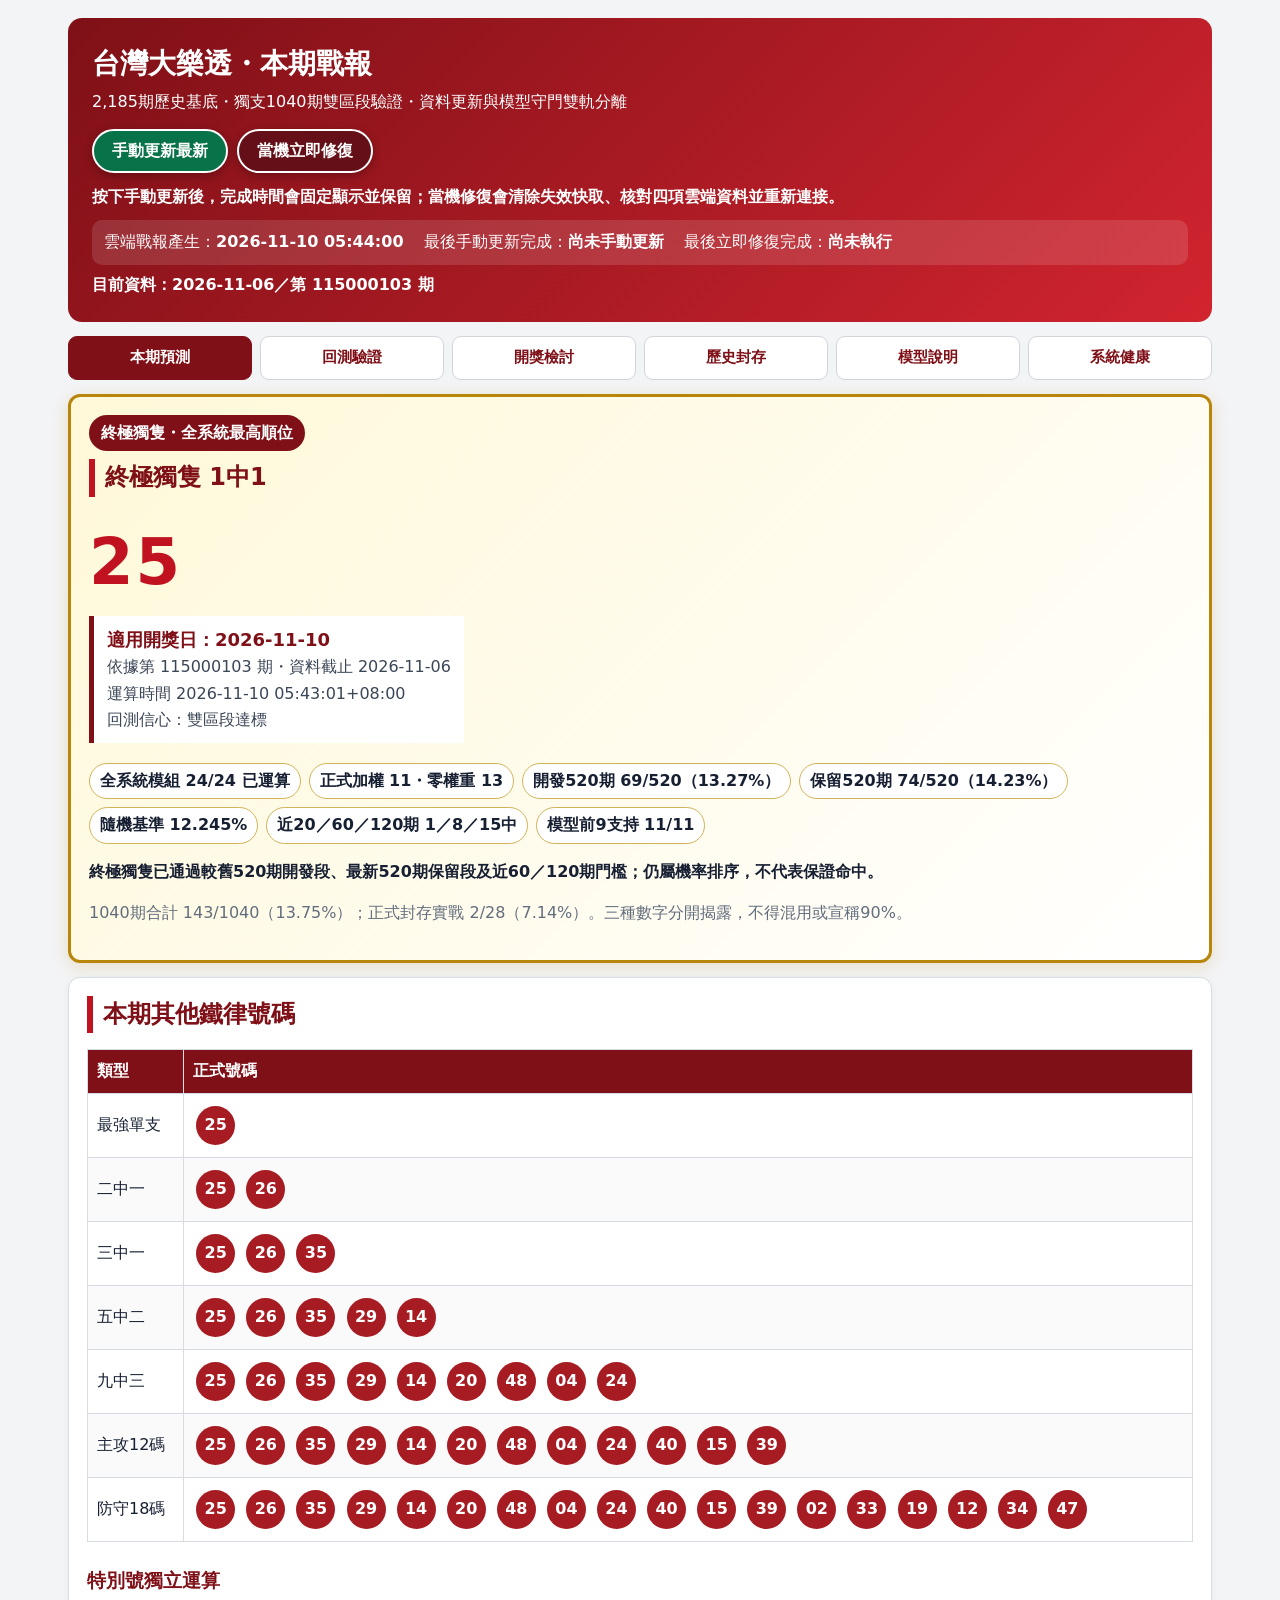
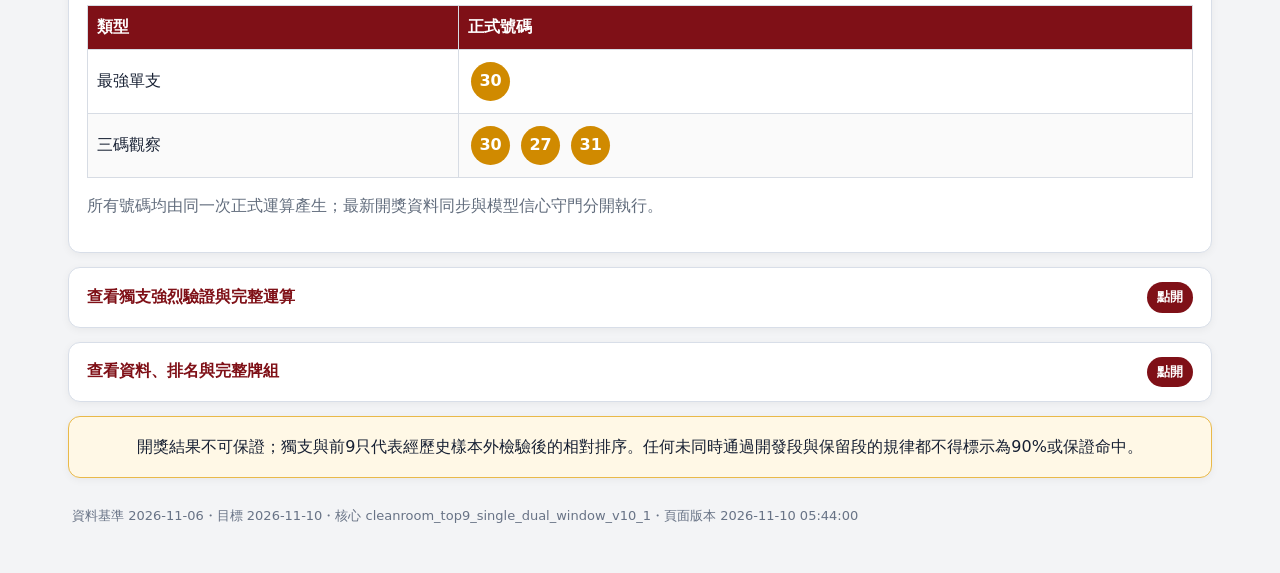
<file: docs/index.html>
<!doctype html>
<html lang="zh-Hant"><head><meta charset="utf-8"><meta name="viewport" content="width=device-width,initial-scale=1"><meta http-equiv="Cache-Control" content="no-cache, no-store, must-revalidate"><meta http-equiv="Pragma" content="no-cache"><meta http-equiv="Expires" content="0"><meta name="theme-color" content="#7f1017"><meta name="report-version" content="2b43b8ea110098a9"><meta name="report-generated-at" content="2026-11-10T05:44:00+08:00"><link rel="manifest" href="manifest.webmanifest"><link rel="stylesheet" href="style.css"><title>台灣大樂透・本期戰報</title></head>
<body><main>
<header><h1>台灣大樂透・本期戰報</h1><div>2,185期歷史基底・獨支1040期雙區段驗證・資料更新與模型守門雙軌分離</div>
<div class="app-actions"><button type="button" id="manual-refresh" class="cloud-button update-button">手動更新最新</button><button type="button" id="emergency-repair" class="cloud-button repair-button">當機立即修復</button></div>
<div class="cloud-control-note">按下手動更新後，完成時間會固定顯示並保留；當機修復會清除失效快取、核對四項雲端資料並重新連接。</div>
<div class="update-times"><span>雲端戰報產生：<strong id="cloud-generated-time">2026-11-10 05:44:00</strong></span><span>最後手動更新完成：<strong id="last-manual-update" data-manual-time>尚未手動更新</strong></span><span>最後立即修復完成：<strong id="last-repair-time" data-repair-time>尚未執行</strong></span></div>
<div id="cloud-action-status" class="cloud-action-status" role="status" aria-live="polite">目前資料：2026-11-06／第 115000103 期</div><a id="cloud-repair-center" class="repair-center" href="https://github.com/pingshen670822/taiwan-lotto649-ironlaw-cloud/actions/workflows/cloud-watchdog.yml" target="_blank" rel="noopener">開啟雲端修復中心</a></header>
<nav aria-label="戰報分類"><button type="button" data-tab="decision">本期預測</button><button type="button" data-tab="models">回測驗證</button><button type="button" data-tab="review">開獎檢討</button><button type="button" data-tab="monthly">歷史封存</button><button type="button" data-tab="verify">模型說明</button><button type="button" data-tab="iron">系統健康</button></nav>

<section id="decision" class="tab active">
<div class="band strong approved"><div class="badge">終極獨隻・全系統最高順位</div><h2>終極獨隻 1中1</h2><div class="number">25</div><div class="single-date"><b>適用開獎日：2026-11-10</b><br>依據第 115000103 期・資料截止 2026-11-06<br>運算時間 2026-11-10 05:43:01+08:00<br>回測信心：雙區段達標</div><div class="validation-seals"><span>全系統模組 24/24 已運算</span><span>正式加權 11・零權重 13</span><span>開發520期 69/520（13.27%）</span><span>保留520期 74/520（14.23%）</span><span>隨機基準 12.245%</span><span>近20／60／120期 1／8／15中</span><span>模型前9支持 11/11</span></div><p><b>終極獨隻已通過較舊520期開發段、最新520期保留段及近60／120期門檻；仍屬機率排序，不代表保證命中。</b></p><p class="note">1040期合計 143/1040（13.75%）；正式封存實戰 2/28（7.14%）。三種數字分開揭露，不得混用或宣稱90%。</p></div>
<div class="band ironlaw-numbers"><h2>本期其他鐵律號碼</h2><div class="scroll"><table><thead><tr><th>類型</th><th>正式號碼</th></tr></thead><tbody><tr><td>最強單支</td><td><span class="ball ">25</span></td></tr><tr><td>二中一</td><td><span class="ball ">25</span> <span class="ball ">26</span></td></tr><tr><td>三中一</td><td><span class="ball ">25</span> <span class="ball ">26</span> <span class="ball ">35</span></td></tr><tr><td>五中二</td><td><span class="ball ">25</span> <span class="ball ">26</span> <span class="ball ">35</span> <span class="ball ">29</span> <span class="ball ">14</span></td></tr><tr><td>九中三</td><td><span class="ball ">25</span> <span class="ball ">26</span> <span class="ball ">35</span> <span class="ball ">29</span> <span class="ball ">14</span> <span class="ball ">20</span> <span class="ball ">48</span> <span class="ball ">04</span> <span class="ball ">24</span></td></tr><tr><td>主攻12碼</td><td><span class="ball ">25</span> <span class="ball ">26</span> <span class="ball ">35</span> <span class="ball ">29</span> <span class="ball ">14</span> <span class="ball ">20</span> <span class="ball ">48</span> <span class="ball ">04</span> <span class="ball ">24</span> <span class="ball ">40</span> <span class="ball ">15</span> <span class="ball ">39</span></td></tr><tr><td>防守18碼</td><td><span class="ball ">25</span> <span class="ball ">26</span> <span class="ball ">35</span> <span class="ball ">29</span> <span class="ball ">14</span> <span class="ball ">20</span> <span class="ball ">48</span> <span class="ball ">04</span> <span class="ball ">24</span> <span class="ball ">40</span> <span class="ball ">15</span> <span class="ball ">39</span> <span class="ball ">02</span> <span class="ball ">33</span> <span class="ball ">19</span> <span class="ball ">12</span> <span class="ball ">34</span> <span class="ball ">47</span></td></tr></tbody></table></div><h3>特別號獨立運算</h3><div class="scroll"><table><thead><tr><th>類型</th><th>正式號碼</th></tr></thead><tbody><tr><td>最強單支</td><td><span class="ball specialball">30</span></td></tr><tr><td>三碼觀察</td><td><span class="ball specialball">30</span> <span class="ball specialball">27</span> <span class="ball specialball">31</span></td></tr></tbody></table></div><p class="note">所有號碼均由同一次正式運算產生；最新開獎資料同步與模型信心守門分開執行。</p></div>
<details class="report-details"><summary>查看獨支強烈驗證與完整運算</summary><div class="band"><h2>多項邏輯驗證</h2><div class="scroll"><table><thead><tr><th>檢查項目</th><th>結果</th></tr></thead><tbody><tr><td>獨支使用獨立1中1選擇器</td><td>通過</td></tr><tr><td>只用較舊520期選型，保留段不參與挑選</td><td>通過</td></tr><tr><td>全部已登錄模組完成本期運算</td><td>通過</td></tr><tr><td>未通過雙區段模組權重歸零</td><td>通過</td></tr><tr><td>開發520期與保留520期完整</td><td>通過</td></tr><tr><td>較舊520期開發段勝過隨機</td><td>通過</td></tr><tr><td>最新520期保留段勝過隨機</td><td>通過</td></tr><tr><td>禁止終極獨隻連續兩期使用同號</td><td>通過</td></tr><tr><td>近60期獨支命中率不低於隨機</td><td>通過</td></tr><tr><td>近120期獨支命中率不低於隨機</td><td>通過</td></tr><tr><td>至少半數模型列入前9</td><td>通過</td></tr><tr><td>至少三分之二模型列入前15</td><td>通過</td></tr><tr><td>未通過雙區段的軌跡候選全部排除</td><td>通過</td></tr><tr><td>正式發布守門通過</td><td>通過</td></tr><tr><td>禁止直接照抄上期開獎號</td><td>通過</td></tr></tbody></table></div></div><div class="band"><h2>全系統模組逐項運算</h2><p><b>全系統驗證後最高順位：25</b></p><p class="note">所有已登錄且可重現模組每日全部運算；核心模型依滾動成績受限加權，軌跡候選未同時通過兩個520期時權重固定為0，不准用未驗證模組拉高信心。</p><div class="scroll"><table><thead><tr><th>模組</th><th>類別</th><th>本期第一候選</th><th>最終權重</th><th>獨隻順位</th><th>狀態</th></tr></thead><tbody><tr><td>bayes_24</td><td>核心機率／順位模型</td><td><span class="ball ">14</span></td><td>8.14%</td><td>6</td><td>正式滾動加權</td></tr><tr><td>bayes_60</td><td>核心機率／順位模型</td><td><span class="ball ">25</span></td><td>8.73%</td><td>2</td><td>正式滾動加權</td></tr><tr><td>bayes_150</td><td>核心機率／順位模型</td><td><span class="ball ">25</span></td><td>8.92%</td><td>1</td><td>正式滾動加權</td></tr><tr><td>bayes_360</td><td>核心機率／順位模型</td><td><span class="ball ">25</span></td><td>16.09%</td><td>1</td><td>正式滾動加權</td></tr><tr><td>ewma_8</td><td>核心機率／順位模型</td><td><span class="ball ">25</span></td><td>4.12%</td><td>1</td><td>正式滾動加權</td></tr><tr><td>ewma_21</td><td>核心機率／順位模型</td><td><span class="ball ">25</span></td><td>9.13%</td><td>1</td><td>正式滾動加權</td></tr><tr><td>ewma_55</td><td>核心機率／順位模型</td><td><span class="ball ">25</span></td><td>8.08%</td><td>1</td><td>正式滾動加權</td></tr><tr><td>ewma_144</td><td>核心機率／順位模型</td><td><span class="ball ">25</span></td><td>17.19%</td><td>1</td><td>正式滾動加權</td></tr><tr><td>empirical_hazard</td><td>核心機率／順位模型</td><td><span class="ball ">34</span></td><td>5.02%</td><td>5</td><td>正式滾動加權</td></tr><tr><td>conditional_pair</td><td>核心機率／順位模型</td><td><span class="ball ">25</span></td><td>6.50%</td><td>1</td><td>正式滾動加權</td></tr><tr><td>regime_slope</td><td>核心機率／順位模型</td><td><span class="ball ">25</span></td><td>8.09%</td><td>2</td><td>正式滾動加權</td></tr><tr><td>frequency_60</td><td>軌跡／週期／拖牌候選</td><td><span class="ball ">04</span></td><td>0.00%</td><td>—</td><td>雙區段淘汰</td></tr><tr><td>frequency_240</td><td>軌跡／週期／拖牌候選</td><td><span class="ball ">25</span></td><td>0.00%</td><td>—</td><td>雙區段淘汰</td></tr><tr><td>weekday_cycle</td><td>軌跡／週期／拖牌候選</td><td><span class="ball ">15</span></td><td>0.00%</td><td>—</td><td>雙區段淘汰</td></tr><tr><td>transition_drag</td><td>軌跡／週期／拖牌候選</td><td><span class="ball ">26</span></td><td>0.00%</td><td>—</td><td>雙區段淘汰</td></tr><tr><td>two_step_drag</td><td>軌跡／週期／拖牌候選</td><td><span class="ball ">26</span></td><td>0.00%</td><td>—</td><td>雙區段淘汰</td></tr><tr><td>neighbor_track</td><td>軌跡／週期／拖牌候選</td><td><span class="ball ">25</span></td><td>0.00%</td><td>—</td><td>雙區段淘汰</td></tr><tr><td>interval_recurrence</td><td>軌跡／週期／拖牌候選</td><td><span class="ball ">02</span></td><td>0.00%</td><td>—</td><td>雙區段淘汰</td></tr><tr><td>cooccurrence_drag</td><td>軌跡／週期／拖牌候選</td><td><span class="ball ">29</span></td><td>0.00%</td><td>—</td><td>雙區段淘汰</td></tr><tr><td>multi_condition_equal</td><td>軌跡／週期／拖牌候選</td><td><span class="ball ">25</span></td><td>0.00%</td><td>—</td><td>雙區段淘汰</td></tr><tr><td>rolling_best_60</td><td>軌跡／週期／拖牌候選</td><td><span class="ball ">25</span></td><td>0.00%</td><td>—</td><td>雙區段淘汰</td></tr><tr><td>rolling_best_120</td><td>軌跡／週期／拖牌候選</td><td><span class="ball ">25</span></td><td>0.00%</td><td>—</td><td>雙區段淘汰</td></tr><tr><td>performance_vote_60</td><td>軌跡／週期／拖牌候選</td><td><span class="ball ">25</span></td><td>0.00%</td><td>—</td><td>雙區段淘汰</td></tr><tr><td>performance_vote_120</td><td>軌跡／週期／拖牌候選</td><td><span class="ball ">25</span></td><td>0.00%</td><td>—</td><td>雙區段淘汰</td></tr></tbody></table></div></div><div class="band"><h2>清楚分層推薦</h2><div class="grid"><div class="card primary"><div class="label">A級・唯一最強排序</div><div class="number-line"><span class="ball ">25</span></div></div><div class="card "><div class="label">B級・前三排序</div><div class="number-line"><span class="ball ">25</span> <span class="ball ">26</span> <span class="ball ">35</span></div></div><div class="card "><div class="label">C級・核心前九</div><div class="number-line"><span class="ball ">25</span> <span class="ball ">26</span> <span class="ball ">35</span> <span class="ball ">29</span> <span class="ball ">14</span> <span class="ball ">20</span> <span class="ball ">48</span> <span class="ball ">04</span> <span class="ball ">24</span></div></div><div class="card "><div class="label">D級・次高防守</div><div class="number-line"><span class="ball ">40</span> <span class="ball ">15</span> <span class="ball ">39</span> <span class="ball ">02</span> <span class="ball ">33</span> <span class="ball ">19</span> <span class="ball ">12</span> <span class="ball ">34</span> <span class="ball ">47</span></div></div><div class="card low"><div class="label">E級・低機率暫避</div><div class="number-line"><span class="ball avoid">01</span> <span class="ball avoid">07</span> <span class="ball avoid">17</span> <span class="ball avoid">28</span> <span class="ball avoid">31</span> <span class="ball avoid">37</span> <span class="ball avoid">42</span> <span class="ball avoid">44</span> <span class="ball avoid">45</span> <span class="ball avoid">46</span></div></div></div></div></details>
<details class="report-details"><summary>查看資料、排名與完整牌組</summary><div class="band"><h2>本期資料</h2><div class="grid"><div class="card"><div class="label">預測目標日</div><div class="value">2026-11-10</div></div><div class="card"><div class="label">歷史資料截止日</div><div class="value">2026-11-06</div></div><div class="card"><div class="label">依據期別</div><div class="value">第 115000103 期</div></div><div class="card"><div class="label">使用歷史期數</div><div class="value">2,185期</div></div><div class="card"><div class="label">戰報產生時間</div><div class="value">2026-11-10 05:44:00</div></div></div></div><div class="band"><h2>內部前18名診斷</h2><p class="note">此表為運算順位與校準值，不代表中獎保證。</p><div class="scroll"><table><thead><tr><th>順位</th><th>號碼</th><th>校準機率</th></tr></thead><tbody><tr><td>1</td><td><span class="ball sub">25</span></td><td>13.142%</td></tr><tr><td>2</td><td><span class="ball sub">26</span></td><td>12.929%</td></tr><tr><td>3</td><td><span class="ball sub">35</span></td><td>12.722%</td></tr><tr><td>4</td><td><span class="ball sub">29</span></td><td>12.644%</td></tr><tr><td>5</td><td><span class="ball sub">14</span></td><td>12.637%</td></tr><tr><td>6</td><td><span class="ball sub">20</span></td><td>12.609%</td></tr><tr><td>7</td><td><span class="ball sub">48</span></td><td>12.598%</td></tr><tr><td>8</td><td><span class="ball sub">04</span></td><td>12.588%</td></tr><tr><td>9</td><td><span class="ball sub">24</span></td><td>12.494%</td></tr><tr><td>10</td><td><span class="ball sub">40</span></td><td>12.492%</td></tr><tr><td>11</td><td><span class="ball sub">15</span></td><td>12.472%</td></tr><tr><td>12</td><td><span class="ball sub">39</span></td><td>12.465%</td></tr><tr><td>13</td><td><span class="ball sub">02</span></td><td>12.459%</td></tr><tr><td>14</td><td><span class="ball sub">33</span></td><td>12.457%</td></tr><tr><td>15</td><td><span class="ball sub">19</span></td><td>12.444%</td></tr><tr><td>16</td><td><span class="ball sub">12</span></td><td>12.439%</td></tr><tr><td>17</td><td><span class="ball sub">34</span></td><td>12.426%</td></tr><tr><td>18</td><td><span class="ball sub">47</span></td><td>12.420%</td></tr></tbody></table></div></div><div class="band"><h2>八組結構平衡建議</h2><div class="grid"><div class="card"><div class="label">第1組</div><div class="number-line"><span class="ball ">14</span> <span class="ball ">20</span> <span class="ball ">25</span> <span class="ball ">26</span> <span class="ball ">29</span> <span class="ball ">35</span></div></div><div class="card"><div class="label">第2組</div><div class="number-line"><span class="ball ">04</span> <span class="ball ">14</span> <span class="ball ">25</span> <span class="ball ">26</span> <span class="ball ">35</span> <span class="ball ">48</span></div></div><div class="card"><div class="label">第3組</div><div class="number-line"><span class="ball ">04</span> <span class="ball ">20</span> <span class="ball ">25</span> <span class="ball ">26</span> <span class="ball ">29</span> <span class="ball ">48</span></div></div><div class="card"><div class="label">第4組</div><div class="number-line"><span class="ball ">04</span> <span class="ball ">15</span> <span class="ball ">25</span> <span class="ball ">26</span> <span class="ball ">29</span> <span class="ball ">35</span></div></div><div class="card"><div class="label">第5組</div><div class="number-line"><span class="ball ">20</span> <span class="ball ">24</span> <span class="ball ">25</span> <span class="ball ">26</span> <span class="ball ">35</span> <span class="ball ">48</span></div></div><div class="card"><div class="label">第6組</div><div class="number-line"><span class="ball ">04</span> <span class="ball ">20</span> <span class="ball ">25</span> <span class="ball ">26</span> <span class="ball ">35</span> <span class="ball ">40</span></div></div><div class="card"><div class="label">第7組</div><div class="number-line"><span class="ball ">04</span> <span class="ball ">14</span> <span class="ball ">25</span> <span class="ball ">26</span> <span class="ball ">29</span> <span class="ball ">40</span></div></div><div class="card"><div class="label">第8組</div><div class="number-line"><span class="ball ">14</span> <span class="ball ">15</span> <span class="ball ">25</span> <span class="ball ">26</span> <span class="ball ">29</span> <span class="ball ">48</span></div></div></div></div><div class="band warning"><h2>下期低機率暫避</h2><p class="note">只做風險排序，不代表絕對不開；與主攻牌完全分離。</p><div class="grid"><div class="card low"><div class="label">五不中</div><div class="number-line"><span class="ball avoid">07</span> <span class="ball avoid">17</span> <span class="ball avoid">31</span> <span class="ball avoid">42</span> <span class="ball avoid">44</span></div></div><div class="card low"><div class="label">十不中</div><div class="number-line"><span class="ball avoid">01</span> <span class="ball avoid">07</span> <span class="ball avoid">17</span> <span class="ball avoid">28</span> <span class="ball avoid">31</span> <span class="ball avoid">37</span> <span class="ball avoid">42</span> <span class="ball avoid">44</span> <span class="ball avoid">45</span> <span class="ball avoid">46</span></div></div><div class="card low"><div class="label">十五不中</div><div class="number-line"><span class="ball avoid">01</span> <span class="ball avoid">07</span> <span class="ball avoid">10</span> <span class="ball avoid">17</span> <span class="ball avoid">21</span> <span class="ball avoid">22</span> <span class="ball avoid">27</span> <span class="ball avoid">28</span> <span class="ball avoid">30</span> <span class="ball avoid">31</span> <span class="ball avoid">37</span> <span class="ball avoid">42</span> <span class="ball avoid">44</span> <span class="ball avoid">45</span> <span class="ball avoid">46</span></div></div></div></div></details>
</section>

<section id="models" class="tab"><div class="band"><h2>獨立1中1與前9碼走步回測</h2><div class="grid"><div class="card primary"><div class="label">獨支較舊520期開發段</div><div class="value">69/520（13.27%）</div><div class="note">必須勝過隨機 12.245%</div></div><div class="card primary"><div class="label">獨支最新520期保留段</div><div class="value">74/520（14.23%）</div><div class="note">禁止只挑這段漂亮數字</div></div><div class="card"><div class="label">獨支近20／60／120期</div><div class="value">1／8／15中</div><div class="note">只使用各期開獎前資料</div></div><div class="card"><div class="label">前9碼1040期平均命中</div><div class="value">1.126</div><div class="note">隨機基準 1.102</div></div><div class="card"><div class="label">最近20期前9平均命中</div><div class="value">1.0</div><div class="note">短期表現獨立監控</div></div><div class="card"><div class="label">第10–15名平均外溢</div><div class="value">0.7106</div><div class="note">外溢不算前9成功</div></div></div></div><div class="band"><h2>軌跡、週期與拖牌雙區段稽核</h2><p><b>沒有任何受測軌跡、週期或拖牌方法同時通過兩段驗證</b></p><p class="note">准入規則：較舊520期與最新520期必須同時高於6/49（12.2449%）；只在近期漂亮的一律淘汰。</p><div class="scroll"><table><thead><tr><th>受測規則</th><th>開發520期</th><th>保留520期</th><th>近20／60／120中</th><th>下期候選</th><th>結果</th></tr></thead><tbody><tr><td>60期頻率</td><td>60/520（11.54%）</td><td>67/520（12.88%）</td><td>1／7／12</td><td>4</td><td>淘汰</td></tr><tr><td>240期頻率</td><td>58/520（11.15%）</td><td>63/520（12.12%）</td><td>4／12／20</td><td>25</td><td>淘汰</td></tr><tr><td>開獎星期週期</td><td>64/520（12.31%）</td><td>51/520（9.81%）</td><td>1／3／9</td><td>15</td><td>淘汰</td></tr><tr><td>一階拖牌</td><td>56/520（10.77%）</td><td>69/520（13.27%）</td><td>3／13／19</td><td>26</td><td>淘汰</td></tr><tr><td>二階拖牌</td><td>56/520（10.77%）</td><td>54/520（10.38%）</td><td>2／7／13</td><td>26</td><td>淘汰</td></tr><tr><td>鄰號軌跡</td><td>56/520（10.77%）</td><td>60/520（11.54%）</td><td>3／10／15</td><td>25</td><td>淘汰</td></tr><tr><td>間隔復現</td><td>67/520（12.88%）</td><td>54/520（10.38%）</td><td>3／5／14</td><td>2</td><td>淘汰</td></tr><tr><td>共現拖牌</td><td>59/520（11.35%）</td><td>64/520（12.31%）</td><td>4／12／20</td><td>29</td><td>淘汰</td></tr><tr><td>多條件等權</td><td>58/520（11.15%）</td><td>72/520（13.85%）</td><td>1／13／23</td><td>25</td><td>淘汰</td></tr><tr><td>近60期最佳規則切換</td><td>62/520（11.92%）</td><td>60/520（11.54%）</td><td>2／8／14</td><td>25</td><td>淘汰</td></tr><tr><td>近120期最佳規則切換</td><td>54/520（10.38%）</td><td>63/520（12.12%）</td><td>1／10／15</td><td>25</td><td>淘汰</td></tr><tr><td>近60期績效投票</td><td>59/520（11.35%）</td><td>62/520（11.92%）</td><td>1／9／19</td><td>25</td><td>淘汰</td></tr><tr><td>近120期績效投票</td><td>54/520（10.38%）</td><td>64/520（12.31%）</td><td>1／11／19</td><td>25</td><td>淘汰</td></tr></tbody></table></div></div><div class="band"><h2>第10名後問題專項檢測</h2><article class="pack"><div class="pack-title">本期前9精準壓縮</div><p>升入 <span class="ball ">20</span> <span class="ball ">48</span> <span class="ball ">04</span> <span class="ball ">24</span>　撤出 <span class="ball avoid">40</span> <span class="ball avoid">15</span> <span class="ball avoid">39</span> <span class="ball avoid">02</span></p><small>固定邊界4席；上期號在前9最多3席</small></article><div class="scroll"><table><thead><tr><th>開獎日</th><th>前9命中</th><th>第10–15名外溢</th><th>六顆實開順位</th><th>撤換數</th><th>升入前9</th><th>撤出前9</th></tr></thead><tbody><tr><td>2026-10-06</td><td>0</td><td>2</td><td>10、13、18、26、29、44</td><td>4</td><td><span class="ball ">47</span> <span class="ball ">19</span> <span class="ball ">24</span></td><td><span class="ball avoid">18</span> <span class="ball avoid">29</span> <span class="ball avoid">20</span></td></tr><tr><td>2026-10-09</td><td>0</td><td>1</td><td>10、28、30、38、42、47</td><td>4</td><td><span class="ball ">29</span> <span class="ball ">47</span> <span class="ball ">39</span> <span class="ball ">06</span></td><td><span class="ball avoid">25</span> <span class="ball avoid">15</span> <span class="ball avoid">04</span> <span class="ball avoid">18</span></td></tr><tr><td>2026-10-13</td><td>2</td><td>0</td><td>3、9、17、19、25、49</td><td>4</td><td><span class="ball ">18</span> <span class="ball ">39</span> <span class="ball ">19</span> <span class="ball ">47</span></td><td><span class="ball avoid">12</span> <span class="ball avoid">14</span> <span class="ball avoid">04</span> <span class="ball avoid">29</span></td></tr><tr><td>2026-10-16</td><td>1</td><td>0</td><td>5、20、25、30、32、36</td><td>4</td><td><span class="ball ">04</span> <span class="ball ">36</span> <span class="ball ">18</span> <span class="ball ">29</span></td><td><span class="ball avoid">47</span> <span class="ball avoid">12</span> <span class="ball avoid">20</span> <span class="ball avoid">03</span></td></tr><tr><td>2026-10-20</td><td>0</td><td>0</td><td>18、20、23、27、28、38</td><td>4</td><td><span class="ball ">18</span> <span class="ball ">03</span> <span class="ball ">29</span> <span class="ball ">04</span></td><td><span class="ball avoid">14</span> <span class="ball avoid">47</span> <span class="ball avoid">20</span> <span class="ball avoid">06</span></td></tr><tr><td>2026-10-23</td><td>1</td><td>1</td><td>7、10、35、40、42、45</td><td>4</td><td><span class="ball ">20</span> <span class="ball ">33</span> <span class="ball ">14</span> <span class="ball ">29</span></td><td><span class="ball avoid">40</span> <span class="ball avoid">12</span> <span class="ball avoid">06</span> <span class="ball avoid">47</span></td></tr><tr><td>2026-10-27</td><td>1</td><td>0</td><td>6、31、32、33、35、36</td><td>4</td><td><span class="ball ">14</span> <span class="ball ">47</span> <span class="ball ">02</span> <span class="ball ">06</span></td><td><span class="ball avoid">15</span> <span class="ball avoid">20</span> <span class="ball avoid">19</span> <span class="ball avoid">12</span></td></tr><tr><td>2026-10-30</td><td>1</td><td>1</td><td>4、14、21、39、40、44</td><td>4</td><td><span class="ball ">20</span> <span class="ball ">47</span> <span class="ball ">16</span> <span class="ball ">06</span></td><td><span class="ball avoid">33</span> <span class="ball avoid">15</span> <span class="ball avoid">12</span> <span class="ball avoid">19</span></td></tr><tr><td>2026-11-03</td><td>1</td><td>0</td><td>1、16、18、20、29、40</td><td>4</td><td><span class="ball ">20</span> <span class="ball ">12</span> <span class="ball ">19</span> <span class="ball ">47</span></td><td><span class="ball avoid">15</span> <span class="ball avoid">04</span> <span class="ball avoid">33</span> <span class="ball avoid">34</span></td></tr><tr><td>2026-11-06</td><td>1</td><td>0</td><td>2、27、32、34、40、42</td><td>4</td><td><span class="ball ">33</span> <span class="ball ">02</span> <span class="ball ">12</span></td><td><span class="ball avoid">39</span> <span class="ball avoid">04</span> <span class="ball avoid">14</span></td></tr></tbody></table></div></div><details class="report-details"><summary>查看逐模組錯誤檢討與滾動調整</summary><div class="band"><h2>前9碼三層滾動權重</h2><div class="scroll"><table><thead><tr><th>模型</th><th>最終權重</th><th>近20前9命中</th><th>近60前9命中</th><th>近120前9命中</th><th>近20外溢</th><th>連續零命中</th><th>對數損失</th></tr></thead><tbody><tr><td>bayes_24</td><td>8.14%</td><td>1.000</td><td>0.983</td><td>0.983</td><td>0.650</td><td>0</td><td>0.373203</td></tr><tr><td>bayes_60</td><td>8.73%</td><td>0.950</td><td>1.050</td><td>1.142</td><td>0.750</td><td>0</td><td>0.372789</td></tr><tr><td>bayes_150</td><td>8.92%</td><td>1.050</td><td>1.067</td><td>1.042</td><td>0.800</td><td>1</td><td>0.372511</td></tr><tr><td>bayes_360</td><td>16.09%</td><td>1.300</td><td>1.150</td><td>1.050</td><td>0.550</td><td>0</td><td>0.372548</td></tr><tr><td>ewma_8</td><td>4.12%</td><td>0.900</td><td>1.067</td><td>1.083</td><td>0.650</td><td>1</td><td>0.399900</td></tr><tr><td>ewma_21</td><td>9.13%</td><td>1.100</td><td>1.067</td><td>1.050</td><td>0.600</td><td>0</td><td>0.380967</td></tr><tr><td>ewma_55</td><td>8.08%</td><td>0.950</td><td>1.100</td><td>1.092</td><td>0.900</td><td>0</td><td>0.375140</td></tr><tr><td>ewma_144</td><td>17.19%</td><td>1.250</td><td>1.200</td><td>1.158</td><td>0.600</td><td>0</td><td>0.373211</td></tr><tr><td>empirical_hazard</td><td>5.02%</td><td>0.750</td><td>1.050</td><td>1.058</td><td>0.950</td><td>0</td><td>0.375694</td></tr><tr><td>conditional_pair</td><td>6.50%</td><td>0.900</td><td>1.067</td><td>1.133</td><td>1.000</td><td>1</td><td>0.375012</td></tr><tr><td>regime_slope</td><td>8.09%</td><td>0.950</td><td>1.033</td><td>1.083</td><td>0.800</td><td>0</td><td>0.372956</td></tr></tbody></table></div></div><div class="band"><h2>主號模型錯誤追責</h2><div class="scroll"><table><thead><tr><th>模型</th><th>原第一名</th><th>1中1</th><th>前9命中</th><th>命中號</th><th>權重變動</th><th>處置</th></tr></thead><tbody><tr><td>bayes_24</td><td><span class="ball ">35</span></td><td>未中</td><td>1</td><td><span class="ball gold">26</span></td><td>7.39% → 8.14%</td><td>失敗但受權重上限約束，列入下期監控</td></tr><tr><td>bayes_60</td><td><span class="ball ">29</span></td><td>未中</td><td>1</td><td><span class="ball gold">26</span></td><td>8.79% → 8.73%</td><td>通過，依滾動成績調整</td></tr><tr><td>bayes_150</td><td><span class="ball ">25</span></td><td>未中</td><td>0</td><td>—</td><td>10.70% → 8.92%</td><td>失敗降權／重新校準</td></tr><tr><td>bayes_360</td><td><span class="ball ">25</span></td><td>未中</td><td>1</td><td><span class="ball gold">26</span></td><td>15.99% → 16.09%</td><td>失敗但受權重上限約束，列入下期監控</td></tr><tr><td>ewma_8</td><td><span class="ball ">25</span></td><td>未中</td><td>0</td><td>—</td><td>4.67% → 4.12%</td><td>失敗降權／重新校準</td></tr><tr><td>ewma_21</td><td><span class="ball ">25</span></td><td>未中</td><td>1</td><td><span class="ball gold">26</span></td><td>8.35% → 9.13%</td><td>失敗但受權重上限約束，列入下期監控</td></tr><tr><td>ewma_55</td><td><span class="ball ">25</span></td><td>未中</td><td>1</td><td><span class="ball gold">26</span></td><td>7.30% → 8.08%</td><td>通過，依滾動成績調整</td></tr><tr><td>ewma_144</td><td><span class="ball ">25</span></td><td>未中</td><td>1</td><td><span class="ball gold">26</span></td><td>16.71% → 17.19%</td><td>失敗但受權重上限約束，列入下期監控</td></tr><tr><td>empirical_hazard</td><td><span class="ball ">05</span></td><td>命中</td><td>1</td><td><span class="ball gold">05</span></td><td>4.61% → 5.02%</td><td>通過，依滾動成績調整</td></tr><tr><td>conditional_pair</td><td><span class="ball ">25</span></td><td>未中</td><td>0</td><td>—</td><td>8.20% → 6.50%</td><td>失敗降權／重新校準</td></tr><tr><td>regime_slope</td><td><span class="ball ">35</span></td><td>未中</td><td>1</td><td><span class="ball gold">26</span></td><td>7.31% → 8.09%</td><td>失敗但受權重上限約束，列入下期監控</td></tr></tbody></table></div></div><div class="band"><h2>特別號模型錯誤追責</h2><div class="scroll"><table><thead><tr><th>模型</th><th>原第一名</th><th>1中1</th><th>前三命中</th><th>權重變動</th><th>處置</th></tr></thead><tbody><tr><td>bayes_24</td><td><span class="ball specialball">27</span></td><td>未中</td><td>0</td><td>11.36% → 11.71%</td><td>失敗但受權重上限約束，列入下期監控</td></tr><tr><td>bayes_60</td><td><span class="ball specialball">30</span></td><td>未中</td><td>0</td><td>10.43% → 10.75%</td><td>失敗但受權重上限約束，列入下期監控</td></tr><tr><td>bayes_150</td><td><span class="ball specialball">30</span></td><td>未中</td><td>0</td><td>9.74% → 10.04%</td><td>失敗但受權重上限約束，列入下期監控</td></tr><tr><td>bayes_360</td><td><span class="ball specialball">27</span></td><td>未中</td><td>0</td><td>19.80% → 18.38%</td><td>失敗降權／重新校準</td></tr><tr><td>ewma_8</td><td><span class="ball specialball">27</span></td><td>未中</td><td>0</td><td>3.96% → 4.41%</td><td>失敗但受權重上限約束，列入下期監控</td></tr><tr><td>ewma_21</td><td><span class="ball specialball">30</span></td><td>未中</td><td>0</td><td>8.19% → 8.68%</td><td>失敗但受權重上限約束，列入下期監控</td></tr><tr><td>ewma_55</td><td><span class="ball specialball">30</span></td><td>未中</td><td>0</td><td>10.51% → 10.90%</td><td>失敗但受權重上限約束，列入下期監控</td></tr><tr><td>ewma_144</td><td><span class="ball specialball">30</span></td><td>未中</td><td>0</td><td>10.13% → 10.44%</td><td>失敗但受權重上限約束，列入下期監控</td></tr><tr><td>empirical_hazard</td><td><span class="ball specialball">37</span></td><td>未中</td><td>0</td><td>15.87% → 14.70%</td><td>失敗降權／重新校準</td></tr></tbody></table></div></div></details></section>

<section id="review" class="tab"><div class="band"><h2>預測對實際逐期驗算</h2><p>預測先封存，開獎後只結算，禁止回改舊牌；第10名後命中不算前9成功。</p><div class="scroll"><table><thead><tr><th>目標日</th><th>版本</th><th>原前9碼</th><th>實際開獎</th><th>前9命中</th><th>命中號</th><th>特別號</th></tr></thead><tbody><tr><td>2026-11-06</td><td>1</td><td><span class="ball ">35</span> <span class="ball ">25</span> <span class="ball ">26</span> <span class="ball ">40</span> <span class="ball ">29</span> <span class="ball ">33</span> <span class="ball ">02</span> <span class="ball ">12</span> <span class="ball ">15</span></td><td><span class="ball gold">05</span> <span class="ball gold">09</span> <span class="ball gold">26</span> <span class="ball gold">32</span> <span class="ball gold">41</span> <span class="ball gold">48</span><span class="special">特 23</span></td><td>1</td><td>26</td><td>未中</td></tr><tr><td>2026-10-27</td><td>1</td><td><span class="ball ">25</span> <span class="ball ">40</span> <span class="ball ">35</span> <span class="ball ">26</span> <span class="ball ">33</span> <span class="ball ">14</span> <span class="ball ">47</span> <span class="ball ">02</span> <span class="ball ">06</span></td><td><span class="ball gold">08</span> <span class="ball gold">14</span> <span class="ball gold">16</span> <span class="ball gold">34</span> <span class="ball gold">38</span> <span class="ball gold">41</span><span class="special">特 09</span></td><td>1</td><td>14</td><td>未中</td></tr><tr><td>2026-10-23</td><td>1</td><td><span class="ball ">35</span> <span class="ball ">26</span> <span class="ball ">15</span> <span class="ball ">25</span> <span class="ball ">19</span> <span class="ball ">20</span> <span class="ball ">33</span> <span class="ball ">14</span> <span class="ball ">29</span></td><td><span class="ball gold">09</span> <span class="ball gold">10</span> <span class="ball gold">33</span> <span class="ball gold">38</span> <span class="ball gold">40</span> <span class="ball gold">45</span><span class="special">特 02</span></td><td>1</td><td>33</td><td>未中</td></tr><tr><td>2026-10-20</td><td>1</td><td><span class="ball ">25</span> <span class="ball ">35</span> <span class="ball ">15</span> <span class="ball ">26</span> <span class="ball ">12</span> <span class="ball ">18</span> <span class="ball ">03</span> <span class="ball ">29</span> <span class="ball ">04</span></td><td><span class="ball gold">02</span> <span class="ball gold">05</span> <span class="ball gold">19</span> <span class="ball gold">33</span> <span class="ball gold">40</span> <span class="ball gold">43</span><span class="special">特 06</span></td><td>0</td><td>—</td><td>未中</td></tr><tr><td>2026-10-16</td><td>1</td><td><span class="ball ">35</span> <span class="ball ">25</span> <span class="ball ">26</span> <span class="ball ">14</span> <span class="ball ">15</span> <span class="ball ">04</span> <span class="ball ">36</span> <span class="ball ">18</span> <span class="ball ">29</span></td><td><span class="ball gold">06</span> <span class="ball gold">15</span> <span class="ball gold">21</span> <span class="ball gold">40</span> <span class="ball gold">43</span> <span class="ball gold">49</span><span class="special">特 30</span></td><td>1</td><td>15</td><td>命中</td></tr><tr><td>2026-10-13</td><td>1</td><td><span class="ball ">25</span> <span class="ball ">26</span> <span class="ball ">35</span> <span class="ball ">15</span> <span class="ball ">20</span> <span class="ball ">18</span> <span class="ball ">39</span> <span class="ball ">19</span> <span class="ball ">47</span></td><td><span class="ball gold">03</span> <span class="ball gold">31</span> <span class="ball gold">35</span> <span class="ball gold">36</span> <span class="ball gold">47</span> <span class="ball gold">48</span><span class="special">特 32</span></td><td>2</td><td>35、47</td><td>未中</td></tr><tr><td>2026-10-09</td><td>5</td><td><span class="ball ">20</span> <span class="ball ">26</span> <span class="ball ">12</span> <span class="ball ">14</span> <span class="ball ">35</span> <span class="ball ">29</span> <span class="ball ">47</span> <span class="ball ">39</span> <span class="ball ">06</span></td><td><span class="ball gold">03</span> <span class="ball gold">09</span> <span class="ball gold">11</span> <span class="ball gold">25</span> <span class="ball gold">34</span> <span class="ball gold">41</span><span class="special">特 27</span></td><td>0</td><td>—</td><td>命中</td></tr><tr><td>2026-10-09</td><td>4</td><td><span class="ball ">12</span> <span class="ball ">26</span> <span class="ball ">20</span> <span class="ball ">14</span> <span class="ball ">35</span> <span class="ball ">29</span> <span class="ball ">47</span> <span class="ball ">39</span> <span class="ball ">06</span></td><td><span class="ball gold">03</span> <span class="ball gold">09</span> <span class="ball gold">11</span> <span class="ball gold">25</span> <span class="ball gold">34</span> <span class="ball gold">41</span><span class="special">特 27</span></td><td>0</td><td>—</td><td>命中</td></tr><tr><td>2026-10-09</td><td>3</td><td><span class="ball ">12</span> <span class="ball ">26</span> <span class="ball ">20</span> <span class="ball ">14</span> <span class="ball ">35</span> <span class="ball ">29</span> <span class="ball ">47</span> <span class="ball ">39</span> <span class="ball ">06</span></td><td><span class="ball gold">03</span> <span class="ball gold">09</span> <span class="ball gold">11</span> <span class="ball gold">25</span> <span class="ball gold">34</span> <span class="ball gold">41</span><span class="special">特 27</span></td><td>0</td><td>—</td><td>命中</td></tr><tr><td>2026-10-09</td><td>2</td><td><span class="ball ">12</span> <span class="ball ">26</span> <span class="ball ">20</span> <span class="ball ">14</span> <span class="ball ">35</span> <span class="ball ">29</span> <span class="ball ">47</span> <span class="ball ">39</span> <span class="ball ">06</span></td><td><span class="ball gold">03</span> <span class="ball gold">09</span> <span class="ball gold">11</span> <span class="ball gold">25</span> <span class="ball gold">34</span> <span class="ball gold">41</span><span class="special">特 27</span></td><td>0</td><td>—</td><td>命中</td></tr><tr><td>2026-10-09</td><td>1</td><td><span class="ball ">26</span> <span class="ball ">20</span> <span class="ball ">12</span> <span class="ball ">14</span> <span class="ball ">35</span> <span class="ball ">29</span> <span class="ball ">47</span> <span class="ball ">39</span> <span class="ball ">06</span></td><td><span class="ball gold">03</span> <span class="ball gold">09</span> <span class="ball gold">11</span> <span class="ball gold">25</span> <span class="ball gold">34</span> <span class="ball gold">41</span><span class="special">特 27</span></td><td>0</td><td>—</td><td>命中</td></tr><tr><td>2026-10-06</td><td>1</td><td><span class="ball ">26</span> <span class="ball ">35</span> <span class="ball ">14</span> <span class="ball ">25</span> <span class="ball ">15</span> <span class="ball ">47</span> <span class="ball ">12</span> <span class="ball ">19</span> <span class="ball ">24</span></td><td><span class="ball gold">04</span> <span class="ball gold">06</span> <span class="ball gold">20</span> <span class="ball gold">32</span> <span class="ball gold">36</span> <span class="ball gold">39</span><span class="special">特 23</span></td><td>0</td><td>—</td><td>未中</td></tr><tr><td>2026-10-02</td><td>1</td><td><span class="ball ">25</span> <span class="ball ">35</span> <span class="ball ">26</span> <span class="ball ">12</span> <span class="ball ">15</span> <span class="ball ">19</span> <span class="ball ">14</span> <span class="ball ">33</span> <span class="ball ">02</span></td><td><span class="ball gold">04</span> <span class="ball gold">14</span> <span class="ball gold">20</span> <span class="ball gold">26</span> <span class="ball gold">40</span> <span class="ball gold">47</span><span class="special">特 42</span></td><td>2</td><td>14、26</td><td>未中</td></tr><tr><td>2026-09-29</td><td>1</td><td><span class="ball ">35</span> <span class="ball ">15</span> <span class="ball ">25</span> <span class="ball ">26</span> <span class="ball ">12</span> <span class="ball ">19</span> <span class="ball ">33</span> <span class="ball ">13</span> <span class="ball ">16</span></td><td><span class="ball gold">01</span> <span class="ball gold">02</span> <span class="ball gold">04</span> <span class="ball gold">13</span> <span class="ball gold">30</span> <span class="ball gold">38</span><span class="special">特 27</span></td><td>1</td><td>13</td><td>未中</td></tr><tr><td>2026-09-25</td><td>1</td><td><span class="ball ">35</span> <span class="ball ">15</span> <span class="ball ">26</span> <span class="ball ">12</span> <span class="ball ">18</span> <span class="ball ">16</span> <span class="ball ">47</span> <span class="ball ">06</span> <span class="ball ">20</span></td><td><span class="ball gold">05</span> <span class="ball gold">13</span> <span class="ball gold">24</span> <span class="ball gold">25</span> <span class="ball gold">28</span> <span class="ball gold">33</span><span class="special">特 40</span></td><td>0</td><td>—</td><td>未中</td></tr><tr><td>2026-09-18</td><td>1</td><td><span class="ball ">12</span> <span class="ball ">26</span> <span class="ball ">15</span> <span class="ball ">29</span> <span class="ball ">19</span> <span class="ball ">39</span> <span class="ball ">48</span> <span class="ball ">27</span> <span class="ball ">03</span></td><td><span class="ball gold">01</span> <span class="ball gold">06</span> <span class="ball gold">14</span> <span class="ball gold">21</span> <span class="ball gold">31</span> <span class="ball gold">35</span><span class="special">特 16</span></td><td>0</td><td>—</td><td>未中</td></tr><tr><td>2026-09-15</td><td>1</td><td><span class="ball ">12</span> <span class="ball ">26</span> <span class="ball ">29</span> <span class="ball ">15</span> <span class="ball ">19</span> <span class="ball ">47</span> <span class="ball ">35</span> <span class="ball ">08</span> <span class="ball ">18</span></td><td><span class="ball gold">02</span> <span class="ball gold">03</span> <span class="ball gold">18</span> <span class="ball gold">21</span> <span class="ball gold">22</span> <span class="ball gold">39</span><span class="special">特 07</span></td><td>1</td><td>18</td><td>未中</td></tr><tr><td>2026-09-11</td><td>1</td><td><span class="ball ">26</span> <span class="ball ">29</span> <span class="ball ">12</span> <span class="ball ">25</span> <span class="ball ">35</span> <span class="ball ">49</span> <span class="ball ">18</span> <span class="ball ">23</span> <span class="ball ">20</span></td><td><span class="ball gold">12</span> <span class="ball gold">15</span> <span class="ball gold">19</span> <span class="ball gold">27</span> <span class="ball gold">43</span> <span class="ball gold">48</span><span class="special">特 25</span></td><td>1</td><td>12</td><td>未中</td></tr><tr><td>2026-09-08</td><td>1</td><td><span class="ball ">26</span> <span class="ball ">29</span> <span class="ball ">12</span> <span class="ball ">25</span> <span class="ball ">16</span> <span class="ball ">15</span> <span class="ball ">24</span> <span class="ball ">08</span> <span class="ball ">20</span></td><td><span class="ball gold">03</span> <span class="ball gold">15</span> <span class="ball gold">28</span> <span class="ball gold">35</span> <span class="ball gold">47</span> <span class="ball gold">49</span><span class="special">特 27</span></td><td>1</td><td>15</td><td>未中</td></tr><tr><td>2026-09-04</td><td>1</td><td><span class="ball ">26</span> <span class="ball ">29</span> <span class="ball ">12</span> <span class="ball ">25</span> <span class="ball ">19</span> <span class="ball ">24</span> <span class="ball ">08</span> <span class="ball ">14</span> <span class="ball ">36</span></td><td><span class="ball gold">03</span> <span class="ball gold">13</span> <span class="ball gold">17</span> <span class="ball gold">18</span> <span class="ball gold">27</span> <span class="ball gold">37</span><span class="special">特 19</span></td><td>0</td><td>—</td><td>未中</td></tr><tr><td>2026-09-01</td><td>1</td><td><span class="ball ">26</span> <span class="ball ">12</span> <span class="ball ">25</span> <span class="ball ">29</span> <span class="ball ">23</span> <span class="ball ">36</span> <span class="ball ">08</span> <span class="ball ">16</span> <span class="ball ">19</span></td><td><span class="ball gold">10</span> <span class="ball gold">16</span> <span class="ball gold">19</span> <span class="ball gold">26</span> <span class="ball gold">29</span> <span class="ball gold">48</span><span class="special">特 30</span></td><td>4</td><td>16、19、26、29</td><td>命中</td></tr><tr><td>2026-08-28</td><td>1</td><td><span class="ball ">12</span> <span class="ball ">25</span> <span class="ball ">26</span> <span class="ball ">29</span> <span class="ball ">35</span> <span class="ball ">19</span> <span class="ball ">14</span> <span class="ball ">15</span> <span class="ball ">47</span></td><td><span class="ball gold">09</span> <span class="ball gold">20</span> <span class="ball gold">23</span> <span class="ball gold">26</span> <span class="ball gold">36</span> <span class="ball gold">44</span><span class="special">特 04</span></td><td>1</td><td>26</td><td>未中</td></tr><tr><td>2026-08-25</td><td>1</td><td><span class="ball ">25</span> <span class="ball ">29</span> <span class="ball ">12</span> <span class="ball ">26</span> <span class="ball ">08</span> <span class="ball ">15</span> <span class="ball ">47</span> <span class="ball ">19</span> <span class="ball ">34</span></td><td><span class="ball gold">12</span> <span class="ball gold">24</span> <span class="ball gold">26</span> <span class="ball gold">32</span> <span class="ball gold">35</span> <span class="ball gold">40</span><span class="special">特 06</span></td><td>2</td><td>12、26</td><td>未中</td></tr><tr><td>2026-08-21</td><td>1</td><td><span class="ball ">25</span> <span class="ball ">12</span> <span class="ball ">29</span> <span class="ball ">19</span> <span class="ball ">26</span> <span class="ball ">33</span> <span class="ball ">20</span> <span class="ball ">49</span> <span class="ball ">11</span></td><td><span class="ball gold">08</span> <span class="ball gold">14</span> <span class="ball gold">23</span> <span class="ball gold">24</span> <span class="ball gold">26</span> <span class="ball gold">47</span><span class="special">特 30</span></td><td>1</td><td>26</td><td>命中</td></tr><tr><td>2026-08-18</td><td>1</td><td><span class="ball ">12</span> <span class="ball ">29</span> <span class="ball ">25</span> <span class="ball ">26</span> <span class="ball ">35</span> <span class="ball ">11</span> <span class="ball ">16</span> <span class="ball ">08</span> <span class="ball ">18</span></td><td><span class="ball gold">01</span> <span class="ball gold">14</span> <span class="ball gold">25</span> <span class="ball gold">27</span> <span class="ball gold">29</span> <span class="ball gold">43</span><span class="special">特 02</span></td><td>2</td><td>25、29</td><td>未中</td></tr><tr><td>2026-08-07</td><td>1</td><td><span class="ball ">15</span> <span class="ball ">26</span> <span class="ball ">49</span> <span class="ball ">11</span> <span class="ball ">20</span> <span class="ball ">39</span> <span class="ball ">23</span> <span class="ball ">16</span> <span class="ball ">04</span></td><td><span class="ball gold">02</span> <span class="ball gold">12</span> <span class="ball gold">19</span> <span class="ball gold">21</span> <span class="ball gold">25</span> <span class="ball gold">41</span><span class="special">特 31</span></td><td>0</td><td>—</td><td>未中</td></tr><tr><td>2026-08-04</td><td>2</td><td><span class="ball ">26</span> <span class="ball ">20</span> <span class="ball ">11</span> <span class="ball ">29</span> <span class="ball ">18</span> <span class="ball ">23</span> <span class="ball ">16</span> <span class="ball ">25</span> <span class="ball ">15</span></td><td><span class="ball gold">04</span> <span class="ball gold">09</span> <span class="ball gold">15</span> <span class="ball gold">30</span> <span class="ball gold">36</span> <span class="ball gold">49</span><span class="special">特 40</span></td><td>1</td><td>15</td><td>未中</td></tr><tr><td>2026-08-04</td><td>1</td><td><span class="ball ">26</span> <span class="ball ">20</span> <span class="ball ">11</span> <span class="ball ">29</span> <span class="ball ">18</span> <span class="ball ">39</span> <span class="ball ">19</span> <span class="ball ">16</span> <span class="ball ">33</span></td><td><span class="ball gold">04</span> <span class="ball gold">09</span> <span class="ball gold">15</span> <span class="ball gold">30</span> <span class="ball gold">36</span> <span class="ball gold">49</span><span class="special">特 40</span></td><td>0</td><td>—</td><td>未中</td></tr><tr><td>2026-07-31</td><td>2</td><td><span class="ball ">26</span> <span class="ball ">29</span> <span class="ball ">19</span> <span class="ball ">15</span> <span class="ball ">08</span> <span class="ball ">35</span> <span class="ball ">12</span> <span class="ball ">18</span> <span class="ball ">16</span></td><td><span class="ball gold">11</span> <span class="ball gold">20</span> <span class="ball gold">23</span> <span class="ball gold">33</span> <span class="ball gold">34</span> <span class="ball gold">44</span><span class="special">特 10</span></td><td>0</td><td>—</td><td>未中</td></tr><tr><td>2026-07-28</td><td>3</td><td><span class="ball ">26</span> <span class="ball ">29</span> <span class="ball ">15</span> <span class="ball ">35</span> <span class="ball ">18</span> <span class="ball ">12</span> <span class="ball ">46</span> <span class="ball ">34</span> <span class="ball ">25</span></td><td><span class="ball gold">08</span> <span class="ball gold">19</span> <span class="ball gold">24</span> <span class="ball gold">26</span> <span class="ball gold">32</span> <span class="ball gold">43</span><span class="special">特 47</span></td><td>1</td><td>26</td><td>未中</td></tr><tr><td>2026-07-28</td><td>2</td><td><span class="ball ">26</span> <span class="ball ">29</span> <span class="ball ">15</span> <span class="ball ">35</span> <span class="ball ">18</span> <span class="ball ">16</span> <span class="ball ">46</span> <span class="ball ">34</span> <span class="ball ">39</span></td><td><span class="ball gold">08</span> <span class="ball gold">19</span> <span class="ball gold">24</span> <span class="ball gold">26</span> <span class="ball gold">32</span> <span class="ball gold">43</span><span class="special">特 47</span></td><td>1</td><td>26</td><td>未中</td></tr><tr><td>2026-07-31</td><td>1</td><td><span class="ball ">29</span> <span class="ball ">26</span> <span class="ball ">19</span> <span class="ball ">15</span> <span class="ball ">12</span> <span class="ball ">08</span> <span class="ball ">35</span> <span class="ball ">18</span> <span class="ball ">16</span></td><td><span class="ball gold">11</span> <span class="ball gold">20</span> <span class="ball gold">23</span> <span class="ball gold">33</span> <span class="ball gold">34</span> <span class="ball gold">44</span><span class="special">特 10</span></td><td>0</td><td>—</td><td>未中</td></tr><tr><td>2026-07-28</td><td>1</td><td><span class="ball ">29</span> <span class="ball ">15</span> <span class="ball ">26</span> <span class="ball ">35</span> <span class="ball ">18</span> <span class="ball ">16</span> <span class="ball ">12</span> <span class="ball ">25</span> <span class="ball ">39</span></td><td><span class="ball gold">08</span> <span class="ball gold">19</span> <span class="ball gold">24</span> <span class="ball gold">26</span> <span class="ball gold">32</span> <span class="ball gold">43</span><span class="special">特 47</span></td><td>1</td><td>26</td><td>未中</td></tr><tr><td>2026-07-24</td><td>1</td><td><span class="ball ">29</span> <span class="ball ">12</span> <span class="ball ">18</span> <span class="ball ">25</span> <span class="ball ">26</span> <span class="ball ">16</span> <span class="ball ">39</span> <span class="ball ">06</span> <span class="ball ">15</span></td><td><span class="ball gold">03</span> <span class="ball gold">15</span> <span class="ball gold">27</span> <span class="ball gold">34</span> <span class="ball gold">35</span> <span class="ball gold">44</span><span class="special">特 40</span></td><td>1</td><td>15</td><td>未中</td></tr><tr><td>2026-07-21</td><td>1</td><td><span class="ball ">29</span> <span class="ball ">25</span> <span class="ball ">12</span> <span class="ball ">16</span> <span class="ball ">18</span> <span class="ball ">06</span> <span class="ball ">11</span> <span class="ball ">39</span> <span class="ball ">10</span></td><td><span class="ball gold">02</span> <span class="ball gold">08</span> <span class="ball gold">15</span> <span class="ball gold">26</span> <span class="ball gold">35</span> <span class="ball gold">46</span><span class="special">特 11</span></td><td>0</td><td>—</td><td>未中</td></tr><tr><td>2026-07-17</td><td>1</td><td><span class="ball ">29</span> <span class="ball ">25</span> <span class="ball ">18</span> <span class="ball ">16</span> <span class="ball ">39</span> <span class="ball ">04</span> <span class="ball ">11</span> <span class="ball ">10</span> <span class="ball ">19</span></td><td><span class="ball gold">01</span> <span class="ball gold">06</span> <span class="ball gold">12</span> <span class="ball gold">14</span> <span class="ball gold">17</span> <span class="ball gold">26</span><span class="special">特 24</span></td><td>0</td><td>—</td><td>未中</td></tr></tbody></table></div></div><div class="band warning"><h2>最新一期錯誤檢討</h2><p>上期實開：<span class="ball actual">05</span> <span class="ball actual">09</span> <span class="ball actual">26</span> <span class="ball actual">32</span> <span class="ball actual">41</span> <span class="ball actual">48</span></p><p><b>Top5／Top10／Top15 命中＝1 / 1 / 1</b></p><p><b>封存獨支實戰＝2/28（7.14%）；上期獨支 35 未中。</b></p><ul><li>重建後獨隻較舊520期為69中，最新520期保留驗證為74中；選型只使用較舊520期。</li><li>星期、拖牌、鄰號、間隔與共現軌跡必須雙區段都勝過隨機，否則權重歸零。</li><li>第10–15名外溢一律列失敗並扣除責任模型權重。</li><li>每期重算20／60／120期權重、連續失準與穩定度懲罰。</li><li>模型守門與官方資料同步分開執行，禁止舊資料卡住最新戰報。</li></ul></div><details class="report-details"><summary>查看低機率號碼誤開檢討</summary><div class="band"><div class="scroll"><table><thead><tr><th>目標日</th><th>原十不中</th><th>誤開號</th><th>顆數</th><th>修正</th></tr></thead><tbody><tr><td>2026-11-06</td><td><span class="ball avoid">01</span> <span class="ball avoid">07</span> <span class="ball avoid">09</span> <span class="ball avoid">17</span> <span class="ball avoid">28</span> <span class="ball avoid">31</span> <span class="ball avoid">32</span> <span class="ball avoid">42</span> <span class="ball avoid">44</span> <span class="ball avoid">46</span></td><td><span class="ball gold">09</span> <span class="ball gold">32</span></td><td>2</td><td>誤開號解除暫避</td></tr><tr><td>2026-10-27</td><td><span class="ball avoid">07</span> <span class="ball avoid">17</span> <span class="ball avoid">22</span> <span class="ball avoid">28</span> <span class="ball avoid">31</span> <span class="ball avoid">32</span> <span class="ball avoid">37</span> <span class="ball avoid">42</span> <span class="ball avoid">44</span> <span class="ball avoid">46</span></td><td>—</td><td>0</td><td>守住</td></tr><tr><td>2026-10-23</td><td><span class="ball avoid">07</span> <span class="ball avoid">09</span> <span class="ball avoid">17</span> <span class="ball avoid">28</span> <span class="ball avoid">31</span> <span class="ball avoid">37</span> <span class="ball avoid">38</span> <span class="ball avoid">42</span> <span class="ball avoid">44</span> <span class="ball avoid">45</span></td><td><span class="ball gold">09</span> <span class="ball gold">38</span> <span class="ball gold">45</span></td><td>3</td><td>誤開號解除暫避</td></tr><tr><td>2026-10-20</td><td><span class="ball avoid">07</span> <span class="ball avoid">17</span> <span class="ball avoid">28</span> <span class="ball avoid">31</span> <span class="ball avoid">37</span> <span class="ball avoid">38</span> <span class="ball avoid">42</span> <span class="ball avoid">44</span> <span class="ball avoid">45</span> <span class="ball avoid">46</span></td><td>—</td><td>0</td><td>守住</td></tr><tr><td>2026-10-16</td><td><span class="ball avoid">05</span> <span class="ball avoid">07</span> <span class="ball avoid">17</span> <span class="ball avoid">28</span> <span class="ball avoid">31</span> <span class="ball avoid">37</span> <span class="ball avoid">38</span> <span class="ball avoid">42</span> <span class="ball avoid">44</span> <span class="ball avoid">46</span></td><td>—</td><td>0</td><td>守住</td></tr><tr><td>2026-10-13</td><td><span class="ball avoid">07</span> <span class="ball avoid">09</span> <span class="ball avoid">17</span> <span class="ball avoid">22</span> <span class="ball avoid">31</span> <span class="ball avoid">37</span> <span class="ball avoid">38</span> <span class="ball avoid">42</span> <span class="ball avoid">44</span> <span class="ball avoid">46</span></td><td><span class="ball gold">31</span></td><td>1</td><td>誤開號解除暫避</td></tr><tr><td>2026-10-09</td><td><span class="ball avoid">07</span> <span class="ball avoid">09</span> <span class="ball avoid">17</span> <span class="ball avoid">31</span> <span class="ball avoid">37</span> <span class="ball avoid">38</span> <span class="ball avoid">41</span> <span class="ball avoid">42</span> <span class="ball avoid">44</span> <span class="ball avoid">46</span></td><td><span class="ball gold">09</span> <span class="ball gold">41</span></td><td>2</td><td>誤開號解除暫避</td></tr><tr><td>2026-10-09</td><td><span class="ball avoid">07</span> <span class="ball avoid">09</span> <span class="ball avoid">17</span> <span class="ball avoid">31</span> <span class="ball avoid">37</span> <span class="ball avoid">38</span> <span class="ball avoid">41</span> <span class="ball avoid">42</span> <span class="ball avoid">44</span> <span class="ball avoid">46</span></td><td><span class="ball gold">09</span> <span class="ball gold">41</span></td><td>2</td><td>誤開號解除暫避</td></tr><tr><td>2026-10-09</td><td><span class="ball avoid">07</span> <span class="ball avoid">09</span> <span class="ball avoid">17</span> <span class="ball avoid">31</span> <span class="ball avoid">37</span> <span class="ball avoid">38</span> <span class="ball avoid">41</span> <span class="ball avoid">42</span> <span class="ball avoid">44</span> <span class="ball avoid">46</span></td><td><span class="ball gold">09</span> <span class="ball gold">41</span></td><td>2</td><td>誤開號解除暫避</td></tr><tr><td>2026-10-09</td><td><span class="ball avoid">07</span> <span class="ball avoid">09</span> <span class="ball avoid">17</span> <span class="ball avoid">31</span> <span class="ball avoid">37</span> <span class="ball avoid">38</span> <span class="ball avoid">41</span> <span class="ball avoid">42</span> <span class="ball avoid">44</span> <span class="ball avoid">46</span></td><td><span class="ball gold">09</span> <span class="ball gold">41</span></td><td>2</td><td>誤開號解除暫避</td></tr><tr><td>2026-10-09</td><td><span class="ball avoid">07</span> <span class="ball avoid">09</span> <span class="ball avoid">17</span> <span class="ball avoid">31</span> <span class="ball avoid">37</span> <span class="ball avoid">38</span> <span class="ball avoid">41</span> <span class="ball avoid">42</span> <span class="ball avoid">44</span> <span class="ball avoid">46</span></td><td><span class="ball gold">09</span> <span class="ball gold">41</span></td><td>2</td><td>誤開號解除暫避</td></tr><tr><td>2026-10-06</td><td><span class="ball avoid">07</span> <span class="ball avoid">09</span> <span class="ball avoid">17</span> <span class="ball avoid">31</span> <span class="ball avoid">32</span> <span class="ball avoid">37</span> <span class="ball avoid">38</span> <span class="ball avoid">41</span> <span class="ball avoid">42</span> <span class="ball avoid">44</span></td><td><span class="ball gold">32</span></td><td>1</td><td>誤開號解除暫避</td></tr><tr><td>2026-10-02</td><td><span class="ball avoid">07</span> <span class="ball avoid">09</span> <span class="ball avoid">17</span> <span class="ball avoid">31</span> <span class="ball avoid">32</span> <span class="ball avoid">37</span> <span class="ball avoid">41</span> <span class="ball avoid">42</span> <span class="ball avoid">44</span> <span class="ball avoid">46</span></td><td>—</td><td>0</td><td>守住</td></tr><tr><td>2026-09-29</td><td><span class="ball avoid">07</span> <span class="ball avoid">09</span> <span class="ball avoid">17</span> <span class="ball avoid">30</span> <span class="ball avoid">31</span> <span class="ball avoid">32</span> <span class="ball avoid">37</span> <span class="ball avoid">38</span> <span class="ball avoid">42</span> <span class="ball avoid">44</span></td><td><span class="ball gold">30</span> <span class="ball gold">38</span></td><td>2</td><td>誤開號解除暫避</td></tr><tr><td>2026-09-25</td><td><span class="ball avoid">05</span> <span class="ball avoid">07</span> <span class="ball avoid">09</span> <span class="ball avoid">17</span> <span class="ball avoid">28</span> <span class="ball avoid">31</span> <span class="ball avoid">32</span> <span class="ball avoid">38</span> <span class="ball avoid">42</span> <span class="ball avoid">44</span></td><td><span class="ball gold">05</span> <span class="ball gold">28</span></td><td>2</td><td>誤開號解除暫避</td></tr><tr><td>2026-09-18</td><td><span class="ball avoid">01</span> <span class="ball avoid">07</span> <span class="ball avoid">09</span> <span class="ball avoid">30</span> <span class="ball avoid">31</span> <span class="ball avoid">32</span> <span class="ball avoid">38</span> <span class="ball avoid">42</span> <span class="ball avoid">44</span> <span class="ball avoid">45</span></td><td><span class="ball gold">01</span> <span class="ball gold">31</span></td><td>2</td><td>誤開號解除暫避</td></tr><tr><td>2026-09-15</td><td><span class="ball avoid">07</span> <span class="ball avoid">09</span> <span class="ball avoid">21</span> <span class="ball avoid">22</span> <span class="ball avoid">30</span> <span class="ball avoid">31</span> <span class="ball avoid">38</span> <span class="ball avoid">42</span> <span class="ball avoid">44</span> <span class="ball avoid">45</span></td><td><span class="ball gold">21</span> <span class="ball gold">22</span></td><td>2</td><td>誤開號解除暫避</td></tr><tr><td>2026-09-11</td><td><span class="ball avoid">07</span> <span class="ball avoid">09</span> <span class="ball avoid">21</span> <span class="ball avoid">22</span> <span class="ball avoid">30</span> <span class="ball avoid">31</span> <span class="ball avoid">38</span> <span class="ball avoid">42</span> <span class="ball avoid">44</span> <span class="ball avoid">45</span></td><td>—</td><td>0</td><td>守住</td></tr><tr><td>2026-09-08</td><td><span class="ball avoid">07</span> <span class="ball avoid">21</span> <span class="ball avoid">22</span> <span class="ball avoid">28</span> <span class="ball avoid">30</span> <span class="ball avoid">31</span> <span class="ball avoid">38</span> <span class="ball avoid">42</span> <span class="ball avoid">44</span> <span class="ball avoid">45</span></td><td><span class="ball gold">28</span></td><td>1</td><td>誤開號解除暫避</td></tr><tr><td>2026-09-04</td><td><span class="ball avoid">03</span> <span class="ball avoid">05</span> <span class="ball avoid">17</span> <span class="ball avoid">21</span> <span class="ball avoid">28</span> <span class="ball avoid">30</span> <span class="ball avoid">31</span> <span class="ball avoid">37</span> <span class="ball avoid">38</span> <span class="ball avoid">42</span></td><td><span class="ball gold">03</span> <span class="ball gold">17</span> <span class="ball gold">37</span></td><td>3</td><td>誤開號解除暫避</td></tr><tr><td>2026-09-01</td><td><span class="ball avoid">03</span> <span class="ball avoid">07</span> <span class="ball avoid">17</span> <span class="ball avoid">21</span> <span class="ball avoid">28</span> <span class="ball avoid">30</span> <span class="ball avoid">31</span> <span class="ball avoid">37</span> <span class="ball avoid">38</span> <span class="ball avoid">42</span></td><td>—</td><td>0</td><td>守住</td></tr><tr><td>2026-08-28</td><td><span class="ball avoid">03</span> <span class="ball avoid">09</span> <span class="ball avoid">17</span> <span class="ball avoid">21</span> <span class="ball avoid">28</span> <span class="ball avoid">30</span> <span class="ball avoid">31</span> <span class="ball avoid">38</span> <span class="ball avoid">42</span> <span class="ball avoid">44</span></td><td><span class="ball gold">09</span> <span class="ball gold">44</span></td><td>2</td><td>誤開號解除暫避</td></tr><tr><td>2026-08-25</td><td><span class="ball avoid">03</span> <span class="ball avoid">09</span> <span class="ball avoid">17</span> <span class="ball avoid">21</span> <span class="ball avoid">30</span> <span class="ball avoid">31</span> <span class="ball avoid">32</span> <span class="ball avoid">38</span> <span class="ball avoid">42</span> <span class="ball avoid">44</span></td><td><span class="ball gold">32</span></td><td>1</td><td>誤開號解除暫避</td></tr><tr><td>2026-08-21</td><td><span class="ball avoid">03</span> <span class="ball avoid">07</span> <span class="ball avoid">09</span> <span class="ball avoid">17</span> <span class="ball avoid">30</span> <span class="ball avoid">31</span> <span class="ball avoid">32</span> <span class="ball avoid">38</span> <span class="ball avoid">42</span> <span class="ball avoid">44</span></td><td>—</td><td>0</td><td>守住</td></tr><tr><td>2026-08-18</td><td><span class="ball avoid">01</span> <span class="ball avoid">03</span> <span class="ball avoid">09</span> <span class="ball avoid">21</span> <span class="ball avoid">30</span> <span class="ball avoid">31</span> <span class="ball avoid">32</span> <span class="ball avoid">38</span> <span class="ball avoid">42</span> <span class="ball avoid">44</span></td><td><span class="ball gold">01</span></td><td>1</td><td>誤開號解除暫避</td></tr><tr><td>2026-08-07</td><td><span class="ball avoid">03</span> <span class="ball avoid">05</span> <span class="ball avoid">21</span> <span class="ball avoid">27</span> <span class="ball avoid">28</span> <span class="ball avoid">31</span> <span class="ball avoid">32</span> <span class="ball avoid">38</span> <span class="ball avoid">42</span> <span class="ball avoid">44</span></td><td><span class="ball gold">21</span></td><td>1</td><td>誤開號解除暫避</td></tr><tr><td>2026-08-04</td><td><span class="ball avoid">01</span> <span class="ball avoid">05</span> <span class="ball avoid">07</span> <span class="ball avoid">09</span> <span class="ball avoid">21</span> <span class="ball avoid">30</span> <span class="ball avoid">31</span> <span class="ball avoid">38</span> <span class="ball avoid">42</span> <span class="ball avoid">44</span></td><td><span class="ball gold">09</span> <span class="ball gold">30</span></td><td>2</td><td>誤開號解除暫避</td></tr><tr><td>2026-08-04</td><td><span class="ball avoid">01</span> <span class="ball avoid">05</span> <span class="ball avoid">09</span> <span class="ball avoid">21</span> <span class="ball avoid">28</span> <span class="ball avoid">30</span> <span class="ball avoid">31</span> <span class="ball avoid">38</span> <span class="ball avoid">42</span> <span class="ball avoid">44</span></td><td><span class="ball gold">09</span> <span class="ball gold">30</span></td><td>2</td><td>誤開號解除暫避</td></tr><tr><td>2026-07-31</td><td><span class="ball avoid">05</span> <span class="ball avoid">09</span> <span class="ball avoid">17</span> <span class="ball avoid">21</span> <span class="ball avoid">28</span> <span class="ball avoid">30</span> <span class="ball avoid">31</span> <span class="ball avoid">38</span> <span class="ball avoid">42</span> <span class="ball avoid">44</span></td><td><span class="ball gold">44</span></td><td>1</td><td>誤開號解除暫避</td></tr><tr><td>2026-07-28</td><td><span class="ball avoid">05</span> <span class="ball avoid">09</span> <span class="ball avoid">21</span> <span class="ball avoid">30</span> <span class="ball avoid">31</span> <span class="ball avoid">38</span> <span class="ball avoid">41</span> <span class="ball avoid">42</span> <span class="ball avoid">43</span> <span class="ball avoid">44</span></td><td><span class="ball gold">43</span></td><td>1</td><td>誤開號解除暫避</td></tr><tr><td>2026-07-28</td><td><span class="ball avoid">05</span> <span class="ball avoid">09</span> <span class="ball avoid">21</span> <span class="ball avoid">30</span> <span class="ball avoid">31</span> <span class="ball avoid">38</span> <span class="ball avoid">41</span> <span class="ball avoid">42</span> <span class="ball avoid">43</span> <span class="ball avoid">44</span></td><td><span class="ball gold">43</span></td><td>1</td><td>誤開號解除暫避</td></tr><tr><td>2026-07-31</td><td><span class="ball avoid">05</span> <span class="ball avoid">07</span> <span class="ball avoid">09</span> <span class="ball avoid">21</span> <span class="ball avoid">28</span> <span class="ball avoid">30</span> <span class="ball avoid">31</span> <span class="ball avoid">38</span> <span class="ball avoid">42</span> <span class="ball avoid">44</span></td><td><span class="ball gold">44</span></td><td>1</td><td>誤開號解除暫避</td></tr><tr><td>2026-07-28</td><td><span class="ball avoid">05</span> <span class="ball avoid">09</span> <span class="ball avoid">21</span> <span class="ball avoid">30</span> <span class="ball avoid">31</span> <span class="ball avoid">32</span> <span class="ball avoid">38</span> <span class="ball avoid">41</span> <span class="ball avoid">42</span> <span class="ball avoid">44</span></td><td><span class="ball gold">32</span></td><td>1</td><td>誤開號解除暫避</td></tr><tr><td>2026-07-24</td><td><span class="ball avoid">03</span> <span class="ball avoid">09</span> <span class="ball avoid">21</span> <span class="ball avoid">30</span> <span class="ball avoid">31</span> <span class="ball avoid">32</span> <span class="ball avoid">38</span> <span class="ball avoid">42</span> <span class="ball avoid">43</span> <span class="ball avoid">44</span></td><td><span class="ball gold">03</span> <span class="ball gold">44</span></td><td>2</td><td>誤開號解除暫避</td></tr><tr><td>2026-07-21</td><td><span class="ball avoid">02</span> <span class="ball avoid">05</span> <span class="ball avoid">09</span> <span class="ball avoid">21</span> <span class="ball avoid">30</span> <span class="ball avoid">31</span> <span class="ball avoid">32</span> <span class="ball avoid">38</span> <span class="ball avoid">42</span> <span class="ball avoid">44</span></td><td><span class="ball gold">02</span></td><td>1</td><td>誤開號解除暫避</td></tr><tr><td>2026-07-17</td><td><span class="ball avoid">01</span> <span class="ball avoid">02</span> <span class="ball avoid">09</span> <span class="ball avoid">17</span> <span class="ball avoid">21</span> <span class="ball avoid">30</span> <span class="ball avoid">31</span> <span class="ball avoid">38</span> <span class="ball avoid">42</span> <span class="ball avoid">44</span></td><td><span class="ball gold">01</span> <span class="ball gold">17</span></td><td>2</td><td>誤開號解除暫避</td></tr></tbody></table></div></div></details></section>

<section id="monthly" class="tab"><div class="band"><h2>歷史封存與每月總整理</h2><p>每一筆依開獎前的目標日與版本獨立封存，不合併、不回改。</p><div class="scroll"><table><thead><tr><th>月份</th><th>封存結算筆數</th><th>總命中</th><th>平均命中</th><th>單筆最高</th><th>特別號命中</th></tr></thead><tbody><tr><td>2026-11</td><td>1</td><td>1</td><td>1.00</td><td>1</td><td>0</td></tr><tr><td>2026-10</td><td>12</td><td>7</td><td>0.58</td><td>2</td><td>6</td></tr><tr><td>2026-09</td><td>8</td><td>8</td><td>1.00</td><td>4</td><td>1</td></tr><tr><td>2026-08</td><td>7</td><td>7</td><td>1.00</td><td>2</td><td>1</td></tr><tr><td>2026-07</td><td>8</td><td>4</td><td>0.50</td><td>1</td><td>0</td></tr></tbody></table></div></div></section>

<section id="verify" class="tab"><div class="band"><h2>模型說明</h2><p>前9模型依20／60／120期成績、外溢、穩定度與連續失誤配權，再以75%校準機率與25%跨模型順位融合；唯一獨支另用歷史1中1成績配權、模型第一名投票及整體機率排序融合，並強制接受較舊520期開發段與最新520期保留段雙重驗證。所有路徑只使用開獎前資料。</p><h3>失敗回饋規則</h3><ul><li>獨支與前9分開結算，不再用前9共識冒充1中1準確度</li><li>不得只展示近期漂亮區段，兩個520期必須同時揭露</li><li>每期檢查六顆實際主號的預測名次</li><li>命中落到第10名後即列入錯誤檢討</li><li>短期20期占50%，60期占30%，120期占20%</li><li>外溢、校準誤差、連續零命中及不穩定會扣權</li><li>單一模型權重上限25%</li><li>未通過守門禁止假標高信心，但最新開獎資料仍必須同步</li></ul></div><div class="band"><h2>外部分析模式研究</h2><div class="scroll"><table><thead><tr><th>來源</th><th>分析模式</th><th>連結</th></tr></thead><tbody><tr><td>Lotto Predictions</td><td>熱冷號與遺漏、奇偶／高低／區間結構、雙階段評分與結構模板、開獎後自動重算</td><td><a href="https://lotto-predictions.com/en/" target="_blank" rel="noopener">來源</a></td></tr><tr><td>WheelPlayed</td><td>頻率、間隔時機、近期性、共現搭配網路、動能與平衡</td><td><a href="https://www.wheelplayed.com/" target="_blank" rel="noopener">來源</a></td></tr><tr><td>Cloverly</td><td>相對期望值熱冷分析、逾期分析、號碼配對</td><td><a href="https://cloverly.io/features/frequency-analysis" target="_blank" rel="noopener">來源</a></td></tr><tr><td>台灣大樂透選號助手</td><td>頻率、相關性、模式辨識、熱冷趨勢、回測統計</td><td><a href="https://apps.apple.com/tw/app/%E5%8F%B0%E7%81%A3%E5%A4%A7%E6%A8%82%E9%80%8F%E9%81%B8%E8%99%9F%E5%B9%AB%E6%89%8B/id6747036136" target="_blank" rel="noopener">來源</a></td></tr></tbody></table></div><h3>通過走步驗證後採用</h3><ul><li>20／60／120期頻率與穩定度加權</li><li>遺漏風險</li><li>條件共現</li><li>結構平衡</li><li>固定前9邊界壓縮</li><li>上期號前9占位上限3席</li></ul><h3>驗證後拒絕進入正式預測</h3><ul><li>星期週期</li><li>一階與二階拖牌</li><li>鄰號軌跡</li><li>間隔復現</li><li>共現拖牌</li><li>多條件等權混合</li><li>線上最佳規則切換</li></ul></div></section>

<section id="iron" class="tab"><div class="band"><h2>系統健康</h2><div class="grid"><div class="card"><div class="label">資料日期／期別</div><div class="value">2026-11-06／第 115000103 期</div></div><div class="card"><div class="label">預測守門</div><div class="value ok">已通過</div></div><div class="card"><div class="label">雲端主更新</div><div class="value ok">每3小時＋開獎後密集檢查</div></div><div class="card"><div class="label">第二層自主修復</div><div class="value ok">逾時或失敗自動啟動</div></div></div></div><div class="band"><h2>台灣大樂透規則核對</h2><p>每期由1至49開出6個主號，另開1個特別號；資料必須同時通過期別、日期、六顆主號與特別號完整性驗證。</p></div><div class="band"><h2>鐵律守門</h2><ol><li>只准使用官方開獎資料，禁止假資料與未來資料</li><li>預測封存後不可因開獎結果修改</li><li>開獎後先結算，再檢討所有模型，最後全量重算</li><li>回測嚴格按時間順序，禁止偷看未來</li><li>軌跡與拖牌規則必須通過開發／保留雙區段，禁止挑漂亮區段</li><li>主攻、暫避、開獎檢討、歷史封存分區顯示</li><li>抓號失敗保留最後有效版本，絕不以不完整資料覆寫</li><li>開獎後2小時未更新，立即啟動自主修復並持續重試</li></ol><h3>生命週期</h3><p>官方資料 → 完整性驗證 → 上期結算 → 模組追責 → 1040期雙區段重測 → 軌跡規律稽核 → 健康檢查 → 戰報生成 → 手機同步 → 失敗時第二層救援</p><p><a href="integrity_audit.json" target="_blank" rel="noopener">每日完整性稽核</a>　<a href="single_pattern_audit.json" target="_blank" rel="noopener">獨支軌跡規律稽核</a>　<a href="self_test_report.json" target="_blank" rel="noopener">全系統自測</a></p></div></section>

<div class="band warning notice">開獎結果不可保證；獨支與前9只代表經歷史樣本外檢驗後的相對排序。任何未同時通過開發段與保留段的規律都不得標示為90%或保證命中。</div><footer>資料基準 2026-11-06・目標 2026-11-10・核心 cleanroom_top9_single_dual_window_v10_1・頁面版本 2026-11-10 05:44:00</footer>
</main><script src="app.js"></script></body></html>
</file>
<file: docs/style.css>
*{box-sizing:border-box}[hidden]{display:none!important}html,body{max-width:100%;overflow-x:hidden}body{margin:0;background:#f3f4f6;color:#172033;font-family:system-ui,"Microsoft JhengHei",sans-serif;line-height:1.55}main{max-width:1180px;margin:auto;padding:18px}header{background:linear-gradient(135deg,#7f1017,#d1242f);color:#fff;padding:24px;border-radius:14px}h1{margin:0 0 5px;font-size:28px}h2{border-left:6px solid #c1121f;padding-left:10px;color:#7f1017;margin:0 0 16px}h3{color:#7f1017;margin:24px 0 10px}p{overflow-wrap:anywhere}a{color:#7f1017;font-weight:800}nav{display:grid;grid-template-columns:repeat(6,minmax(0,1fr));gap:8px;margin:14px 0}nav button{display:flex;align-items:center;justify-content:center;min-height:44px;background:#fff;border:1px solid #d1d5db;border-radius:9px;padding:8px;color:#7f1017;font:800 15px system-ui,"Microsoft JhengHei",sans-serif;text-align:center;cursor:pointer}nav button.on{background:#7f1017;color:#fff;border-color:#7f1017}.tab{display:none}.tab.active{display:block}.app-actions{display:flex;align-items:center;gap:9px;flex-wrap:wrap;margin-top:14px}.cloud-button{min-height:44px;border:2px solid #fff;border-radius:999px;padding:8px 18px;color:#fff;font:900 16px system-ui,"Microsoft JhengHei",sans-serif;box-shadow:0 3px 10px #0004;cursor:pointer}.cloud-button:focus-visible{outline:3px solid #fff;outline-offset:3px}.cloud-button:disabled{opacity:.62;cursor:wait}.update-button{background:#087348}.repair-button{background:#651018}.cloud-control-note{margin-top:12px;font-weight:700}.update-times{display:flex;gap:8px 20px;flex-wrap:wrap;margin-top:10px;padding:10px 12px;border-radius:10px;background:#ffffff20}.cloud-action-status{min-height:24px;margin-top:8px;font-weight:800}.cloud-action-status.ok,.cloud-action-status.success{color:#d8ffe9}.cloud-action-status.error,.cloud-action-status.failure{color:#fff0a8}.cloud-action-status.working{color:#fff3bd}.repair-center{display:none;color:#fff7bc;margin-top:8px}.repair-center.show{display:inline-block}.band{background:#fff;border:1px solid #d8dee8;border-radius:12px;padding:18px;margin:14px 0;box-shadow:0 2px 8px #0000000d}.grid{display:grid;grid-template-columns:repeat(auto-fit,minmax(190px,1fr));gap:10px}.card{border:1px solid #d9dde5;border-radius:10px;padding:13px;background:#fff;min-width:0}.primary{border:2px solid #c1121f;background:#fff5f5}.strong{border:3px solid #b8860b;background:linear-gradient(135deg,#fff8d8,#fff);box-shadow:0 4px 18px #b8860b33}.strong.warning{border-color:#e9b949}.strong .number{font-size:64px}.single-date{display:inline-block;margin:4px 0 8px;padding:9px 13px;border-left:5px solid #7f1017;background:#fff;color:#3b4657;line-height:1.65}.single-date b{color:#7f1017;font-size:18px}.badge{display:inline-block;padding:6px 12px;border-radius:999px;background:#7f1017;color:#fff;font-weight:900;margin-bottom:8px}.label{color:#687386;font-size:13px}.value{font-size:18px;font-weight:800;margin-top:4px}.number{color:#c1121f;font-size:38px;font-weight:900;letter-spacing:2px}.number-line{font-size:20px;letter-spacing:2px;color:#7f1017}.validation-seals{display:flex;gap:8px;flex-wrap:wrap;margin:12px 0}.validation-seals span{border:1px solid #d3b358;border-radius:999px;padding:5px 10px;background:#fff;font-weight:800}.scroll,.table-wrap{overflow-x:auto;max-width:100%}table{width:100%;border-collapse:collapse}th{background:#7f1017;color:#fff}th,td{padding:9px;border:1px solid #d7dce4;text-align:left;white-space:nowrap}tr:nth-child(even) td{background:#fafafa}.warning{background:#fff8e6;border-color:#e9b949}.ok{color:#176b3a}.bad{color:#9b1c1c}.note{color:#626d7d}.low{border-color:#596576}.ball{display:inline-grid;place-items:center;width:39px;height:39px;margin:3px;border-radius:50%;background:#a71c23;color:#fff;font-weight:900;letter-spacing:0}.ball.sub{border:2px solid #d58b91;background:#fff;color:#7f1017}.actual{background:#087348}.avoid{background:#596576}.specialball,.special{background:#d08a00}.special{display:inline-block;padding:8px;color:#fff;border-radius:10px;margin-left:4px}.report-details{margin:14px 0;border:1px solid #d8dee8;border-radius:12px;background:#fff;box-shadow:0 2px 8px #0000000d}.report-details>summary{list-style:none;min-height:54px;padding:14px 18px;display:flex;align-items:center;justify-content:space-between;color:#7f1017;font-weight:900;cursor:pointer}.report-details>summary::-webkit-details-marker{display:none}.report-details>summary::after{content:"點開";padding:5px 10px;border-radius:999px;background:#7f1017;color:#fff;font-size:13px}.report-details[open]>summary::after{content:"收起"}.report-details>.band{margin:0;border-width:1px 0 0;border-radius:0;box-shadow:none}.notice{text-align:center}footer{padding:14px 4px 28px;color:#687386;font-size:13px}@media(max-width:760px){main{padding:8px}header{border-radius:8px;padding:19px}nav{grid-template-columns:repeat(3,minmax(0,1fr))}nav button{font-size:14px}.band{padding:13px}h1{font-size:24px}.number-line{font-size:18px;letter-spacing:1px}.strong .number{font-size:56px}.cloud-button{width:100%}.ball{width:35px;height:35px}th,td{font-size:14px}.update-times{display:grid}}@media(max-width:390px){nav{grid-template-columns:repeat(2,minmax(0,1fr))}}
</file>
